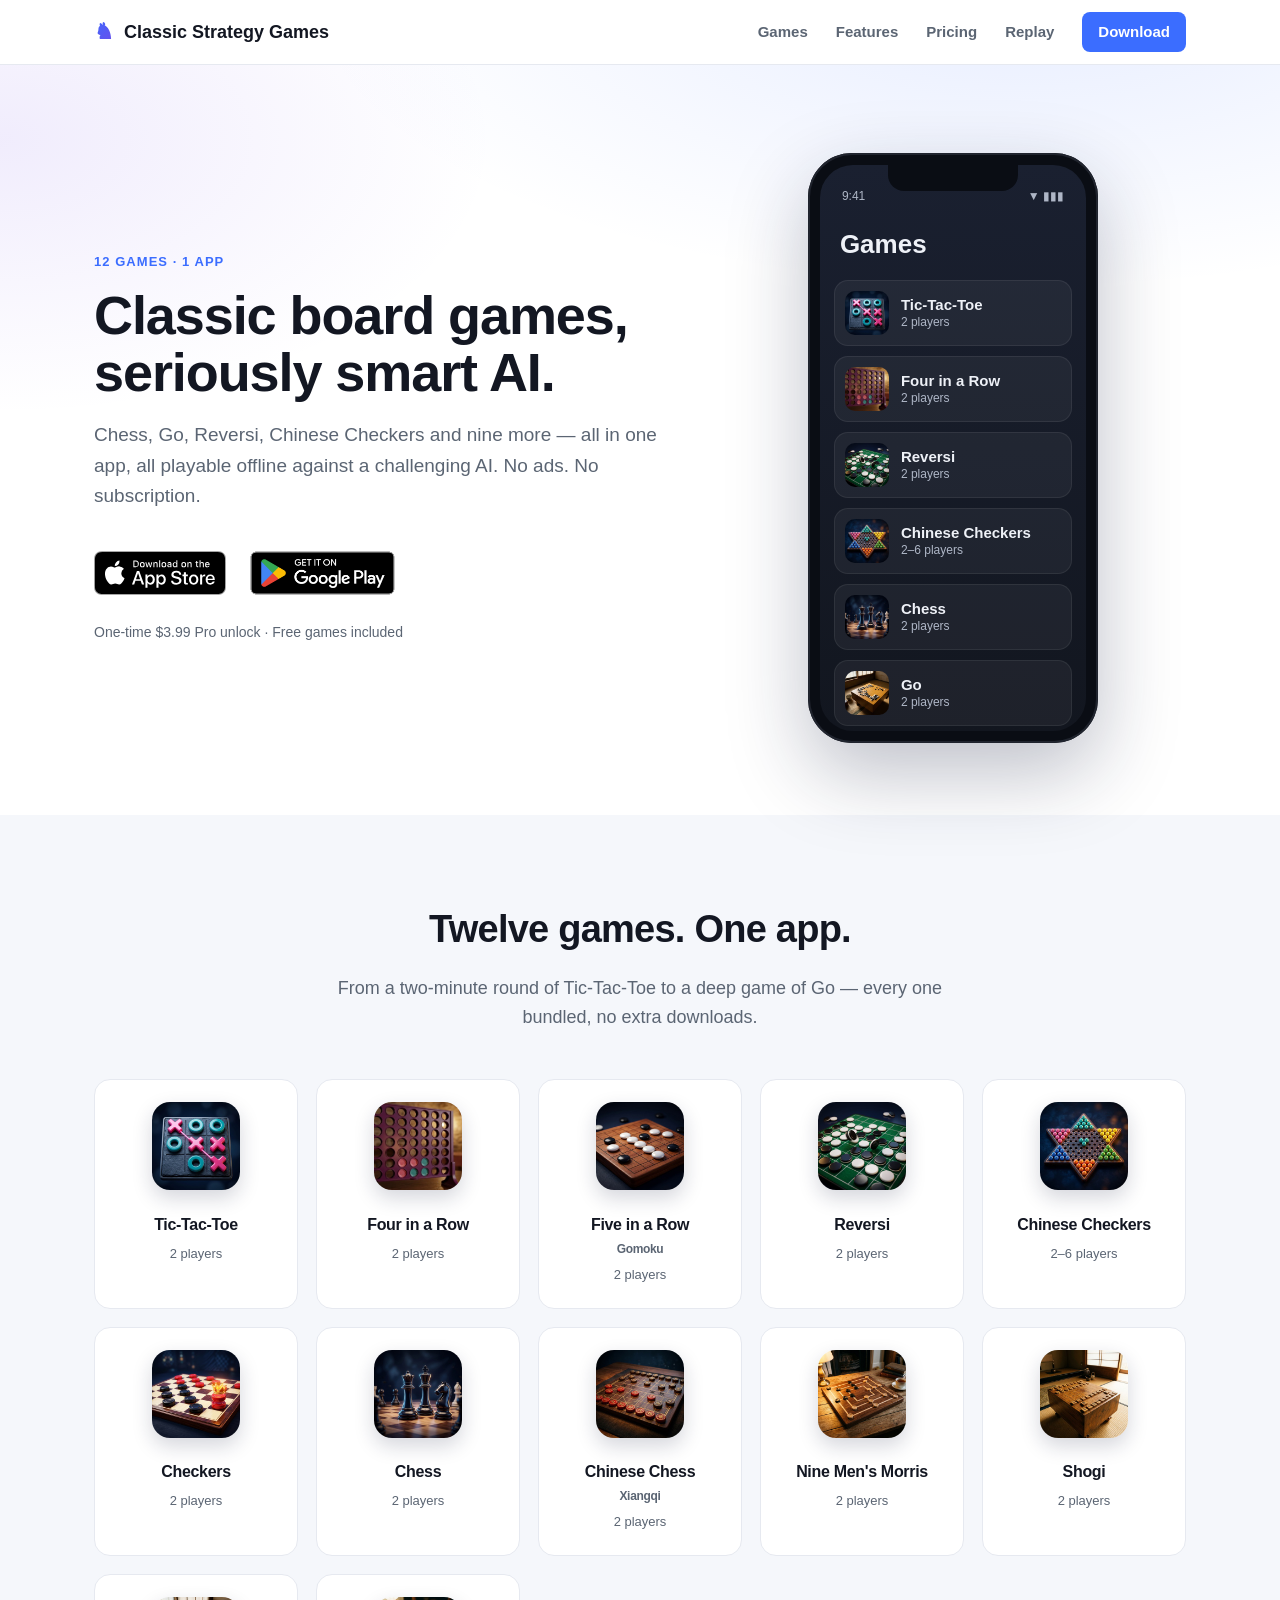
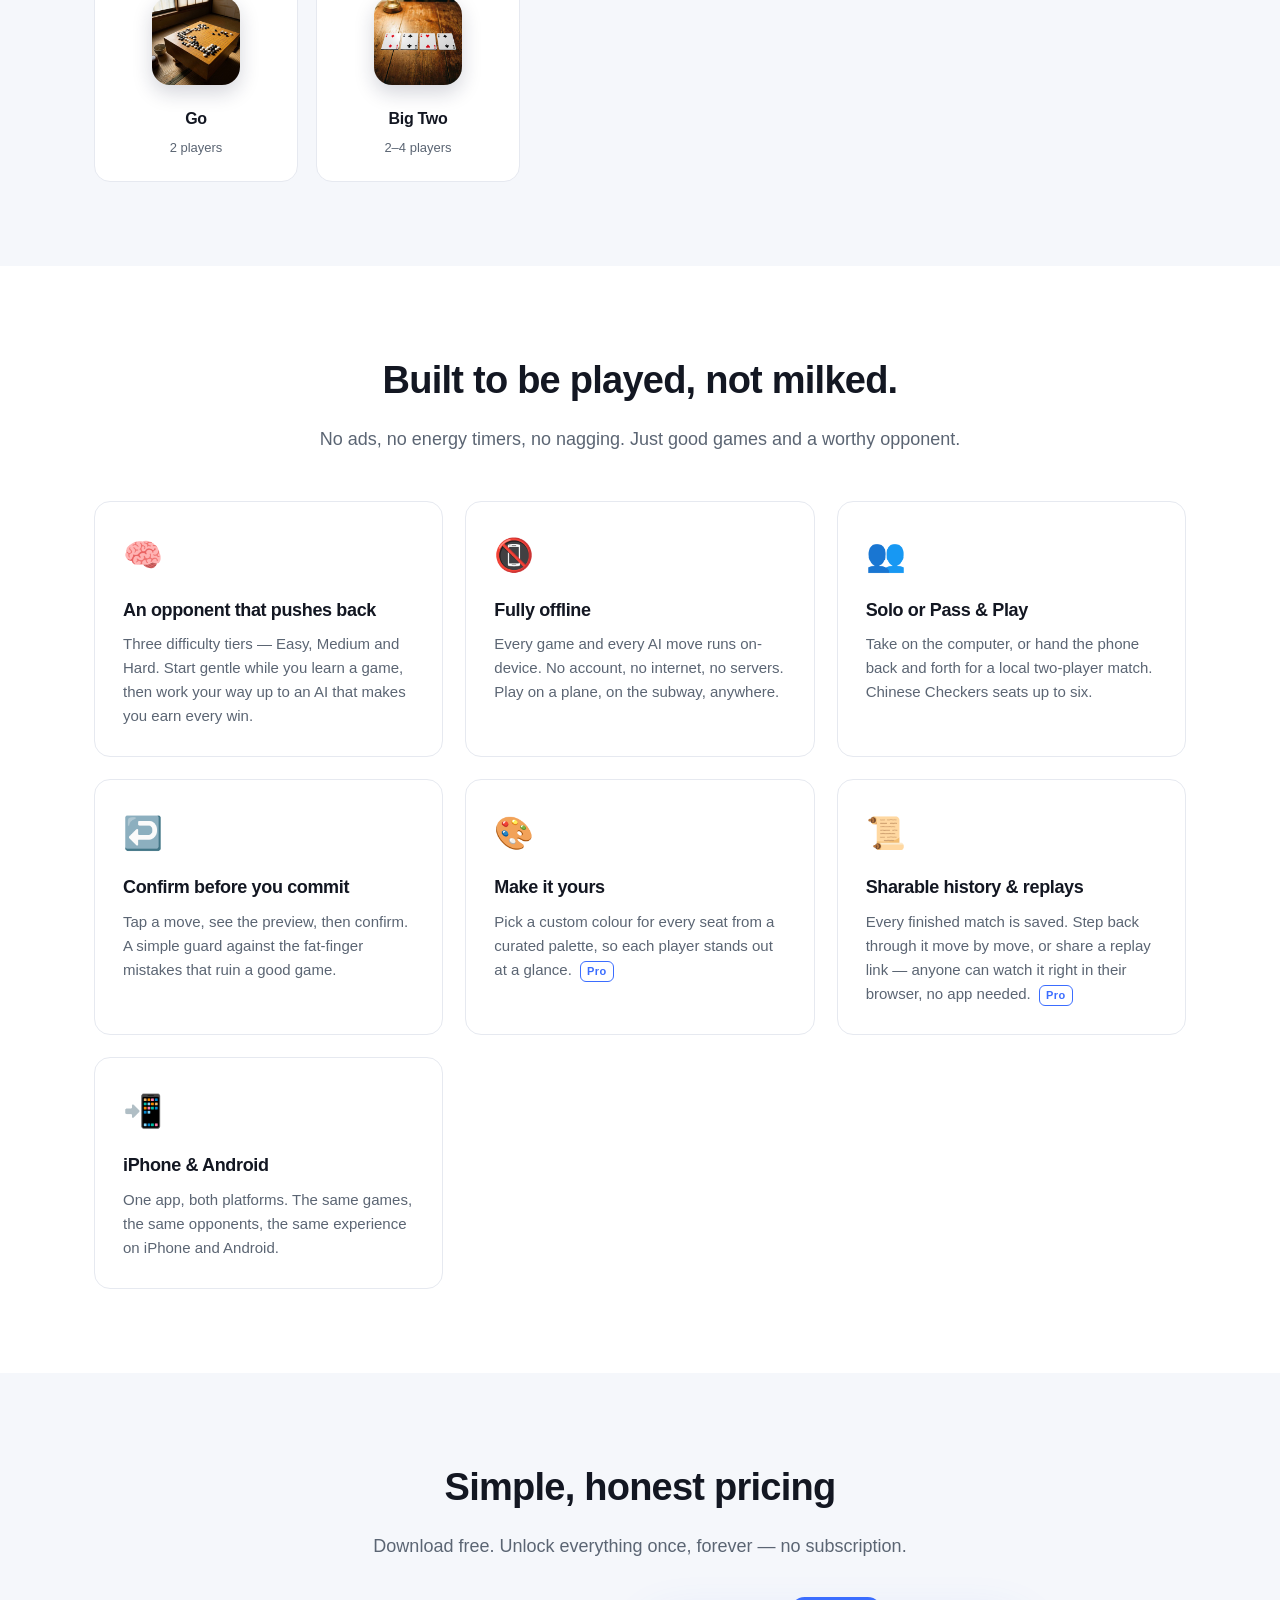
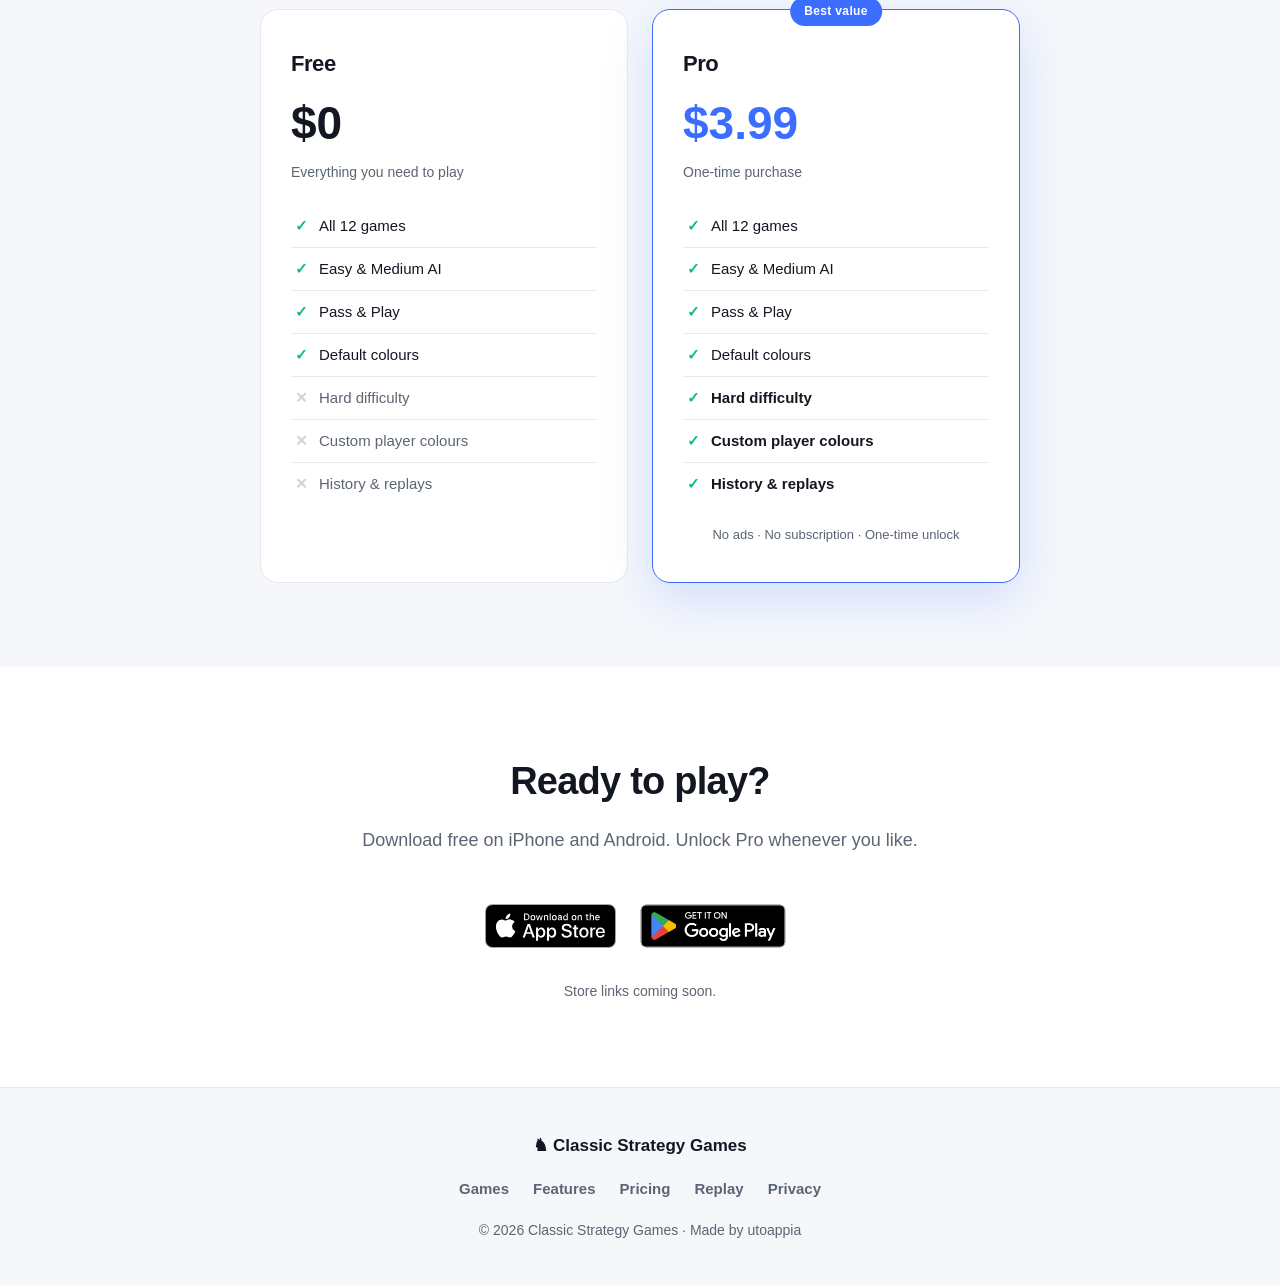
<file: index.html>
<!DOCTYPE html>
<html lang="en">
<head>
  <meta charset="UTF-8">
  <meta name="viewport" content="width=device-width, initial-scale=1.0">
  <title>Classic Strategy Games — 12 board games with on-device AI</title>
  <meta name="description" content="Play 12 classic board games — Chess, Go, Reversi, Chinese Checkers and more — against a challenging on-device AI. No ads, no subscription. For iPhone and Android.">
  <meta property="og:title" content="Classic Strategy Games">
  <meta property="og:description" content="12 classic board games with on-device AI. No ads, no subscription.">
  <meta property="og:type" content="website">
  <link rel="stylesheet" href="styles.css?v=4">
</head>
<body>
  <!-- Header / Navigation -->
  <header class="header">
    <div class="container">
      <a class="logo" href="index.html">
        <span class="logo-mark">♞</span>
        <span class="logo-text">Classic Strategy Games</span>
      </a>
      <nav class="nav">
        <a href="#games">Games</a>
        <a href="#features">Features</a>
        <a href="#pricing">Pricing</a>
        <a href="replay.html">Replay</a>
        <a href="#download" class="nav-cta">Download</a>
      </nav>
    </div>
  </header>

  <!-- Hero Section -->
  <section class="hero">
    <div class="container">
      <div class="hero-content">
        <p class="eyebrow">12 games · 1 app</p>
        <h1>Classic board games,<br>seriously smart AI.</h1>
        <p class="lede">Chess, Go, Reversi, Chinese Checkers and nine more — all in one app, all playable offline against a challenging AI. No ads. No subscription.</p>
        <div class="hero-buttons">
          <a href="#download" class="store-link" aria-label="Download on the App Store">
            <img src="assets/app-store-badge.svg" alt="Download on the App Store" class="badge-apple">
          </a>
          <a href="#download" class="store-link" aria-label="Get it on Google Play">
            <img src="assets/google-play-badge.png" alt="Get it on Google Play" class="badge-google">
          </a>
        </div>
        <p class="hero-note">One-time $3.99 Pro unlock · Free games included</p>
      </div>

      <div class="hero-visual">
        <div class="phone">
          <div class="phone-notch"></div>
          <div class="phone-screen">
            <div class="app-statusbar"><span>9:41</span><span>▼ ▮▮▮</span></div>
            <div class="app-title">Games</div>
            <div class="app-list">
              <div class="app-row"><img class="app-thumb" src="assets/games/tic-tac-toe.jpg" alt=""><span class="app-row-text"><b>Tic-Tac-Toe</b><i>2 players</i></span></div>
              <div class="app-row"><img class="app-thumb" src="assets/games/connect-four.jpg" alt=""><span class="app-row-text"><b>Four in a Row</b><i>2 players</i></span></div>
              <div class="app-row"><img class="app-thumb" src="assets/games/reversi.jpg" alt=""><span class="app-row-text"><b>Reversi</b><i>2 players</i></span></div>
              <div class="app-row"><img class="app-thumb" src="assets/games/chinese-checkers.jpg" alt=""><span class="app-row-text"><b>Chinese Checkers</b><i>2–6 players</i></span></div>
              <div class="app-row"><img class="app-thumb" src="assets/games/chess.jpg" alt=""><span class="app-row-text"><b>Chess</b><i>2 players</i></span></div>
              <div class="app-row"><img class="app-thumb" src="assets/games/go.jpg" alt=""><span class="app-row-text"><b>Go</b><i>2 players</i></span></div>
            </div>
          </div>
        </div>
      </div>
    </div>
  </section>

  <!-- Games Section -->
  <section id="games" class="games">
    <div class="container">
      <h2>Twelve games. One app.</h2>
      <p class="section-sub">From a two-minute round of Tic-Tac-Toe to a deep game of Go — every one bundled, no extra downloads.</p>
      <div class="games-grid">
        <div class="game-card"><img class="game-art" src="assets/games/tic-tac-toe.jpg" alt="Tic-Tac-Toe" loading="lazy"><h3>Tic-Tac-Toe</h3><p>2 players</p></div>
        <div class="game-card"><img class="game-art" src="assets/games/connect-four.jpg" alt="Four in a Row" loading="lazy"><h3>Four in a Row</h3><p>2 players</p></div>
        <div class="game-card"><img class="game-art" src="assets/games/gomoku.jpg" alt="Five in a Row" loading="lazy"><h3>Five in a Row <small>Gomoku</small></h3><p>2 players</p></div>
        <div class="game-card"><img class="game-art" src="assets/games/reversi.jpg" alt="Reversi" loading="lazy"><h3>Reversi</h3><p>2 players</p></div>
        <div class="game-card"><img class="game-art" src="assets/games/chinese-checkers.jpg" alt="Chinese Checkers" loading="lazy"><h3>Chinese Checkers</h3><p>2–6 players</p></div>
        <div class="game-card"><img class="game-art" src="assets/games/checkers.jpg" alt="Checkers" loading="lazy"><h3>Checkers</h3><p>2 players</p></div>
        <div class="game-card"><img class="game-art" src="assets/games/chess.jpg" alt="Chess" loading="lazy"><h3>Chess</h3><p>2 players</p></div>
        <div class="game-card"><img class="game-art" src="assets/games/xiangqi.jpg" alt="Chinese Chess" loading="lazy"><h3>Chinese Chess <small>Xiangqi</small></h3><p>2 players</p></div>
        <div class="game-card"><img class="game-art" src="assets/games/nine-mens-morris.jpg" alt="Nine Men's Morris" loading="lazy"><h3>Nine Men's Morris</h3><p>2 players</p></div>
        <div class="game-card"><img class="game-art" src="assets/games/shogi.jpg" alt="Shogi" loading="lazy"><h3>Shogi</h3><p>2 players</p></div>
        <div class="game-card"><img class="game-art" src="assets/games/go.jpg" alt="Go" loading="lazy"><h3>Go</h3><p>2 players</p></div>
        <div class="game-card"><img class="game-art" src="assets/games/big-two.jpg" alt="Big Two" loading="lazy"><h3>Big Two</h3><p>2–4 players</p></div>
      </div>
    </div>
  </section>

  <!-- Features Section -->
  <section id="features" class="features">
    <div class="container">
      <h2>Built to be played, not milked.</h2>
      <p class="section-sub">No ads, no energy timers, no nagging. Just good games and a worthy opponent.</p>
      <div class="features-grid">
        <div class="feature">
          <div class="feature-icon">🧠</div>
          <h3>An opponent that pushes back</h3>
          <p>Three difficulty tiers — Easy, Medium and Hard. Start gentle while you learn a game, then work your way up to an AI that makes you earn every win.</p>
        </div>
        <div class="feature">
          <div class="feature-icon">📵</div>
          <h3>Fully offline</h3>
          <p>Every game and every AI move runs on-device. No account, no internet, no servers. Play on a plane, on the subway, anywhere.</p>
        </div>
        <div class="feature">
          <div class="feature-icon">👥</div>
          <h3>Solo or Pass &amp; Play</h3>
          <p>Take on the computer, or hand the phone back and forth for a local two-player match. Chinese Checkers seats up to six.</p>
        </div>
        <div class="feature">
          <div class="feature-icon">↩️</div>
          <h3>Confirm before you commit</h3>
          <p>Tap a move, see the preview, then confirm. A simple guard against the fat-finger mistakes that ruin a good game.</p>
        </div>
        <div class="feature">
          <div class="feature-icon">🎨</div>
          <h3>Make it yours</h3>
          <p>Pick a custom colour for every seat from a curated palette, so each player stands out at a glance. <span class="pro-tag">Pro</span></p>
        </div>
        <div class="feature">
          <div class="feature-icon">📜</div>
          <h3>Sharable history &amp; replays</h3>
          <p>Every finished match is saved. Step back through it move by move, or share a replay link — anyone can watch it right in their browser, no app needed. <span class="pro-tag">Pro</span></p>
        </div>
        <div class="feature">
          <div class="feature-icon">📲</div>
          <h3>iPhone &amp; Android</h3>
          <p>One app, both platforms. The same games, the same opponents, the same experience on iPhone and Android.</p>
        </div>
      </div>
    </div>
  </section>

  <!-- Pricing Section -->
  <section id="pricing" class="pricing">
    <div class="container">
      <h2>Simple, honest pricing</h2>
      <p class="section-sub">Download free. Unlock everything once, forever — no subscription.</p>
      <div class="pricing-cards">
        <div class="pricing-card">
          <h3>Free</h3>
          <p class="price">$0</p>
          <p class="note">Everything you need to play</p>
          <ul>
            <li class="yes">All 12 games</li>
            <li class="yes">Easy &amp; Medium AI</li>
            <li class="yes">Pass &amp; Play</li>
            <li class="yes">Default colours</li>
            <li class="no">Hard difficulty</li>
            <li class="no">Custom player colours</li>
            <li class="no">History &amp; replays</li>
          </ul>
        </div>
        <div class="pricing-card pro">
          <div class="pro-badge">Best value</div>
          <h3>Pro</h3>
          <p class="price">$3.99</p>
          <p class="note">One-time purchase</p>
          <ul>
            <li class="yes">All 12 games</li>
            <li class="yes">Easy &amp; Medium AI</li>
            <li class="yes">Pass &amp; Play</li>
            <li class="yes">Default colours</li>
            <li class="yes"><b>Hard difficulty</b></li>
            <li class="yes"><b>Custom player colours</b></li>
            <li class="yes"><b>History &amp; replays</b></li>
          </ul>
          <p class="fineprint">No ads · No subscription · One-time unlock</p>
        </div>
      </div>
    </div>
  </section>

  <!-- Download Section -->
  <section id="download" class="download">
    <div class="container">
      <h2>Ready to play?</h2>
      <p class="section-sub">Download free on iPhone and Android. Unlock Pro whenever you like.</p>
      <div class="download-buttons">
        <a href="#" class="store-link" aria-label="Download on the App Store">
          <img src="assets/app-store-badge.svg" alt="Download on the App Store" class="badge-apple">
        </a>
        <a href="#" class="store-link" aria-label="Get it on Google Play">
          <img src="assets/google-play-badge.png" alt="Get it on Google Play" class="badge-google">
        </a>
      </div>
      <p class="hero-note">Store links coming soon.</p>
    </div>
  </section>

  <!-- Footer -->
  <footer class="footer">
    <div class="container">
      <p class="footer-brand">♞ Classic Strategy Games</p>
      <nav class="footer-nav">
        <a href="#games">Games</a>
        <a href="#features">Features</a>
        <a href="#pricing">Pricing</a>
        <a href="replay.html">Replay</a>
        <a href="privacy.html">Privacy</a>
      </nav>
      <p class="footer-copy">© 2026 Classic Strategy Games · Made by utoappia</p>
    </div>
  </footer>
</body>
</html>
</file>
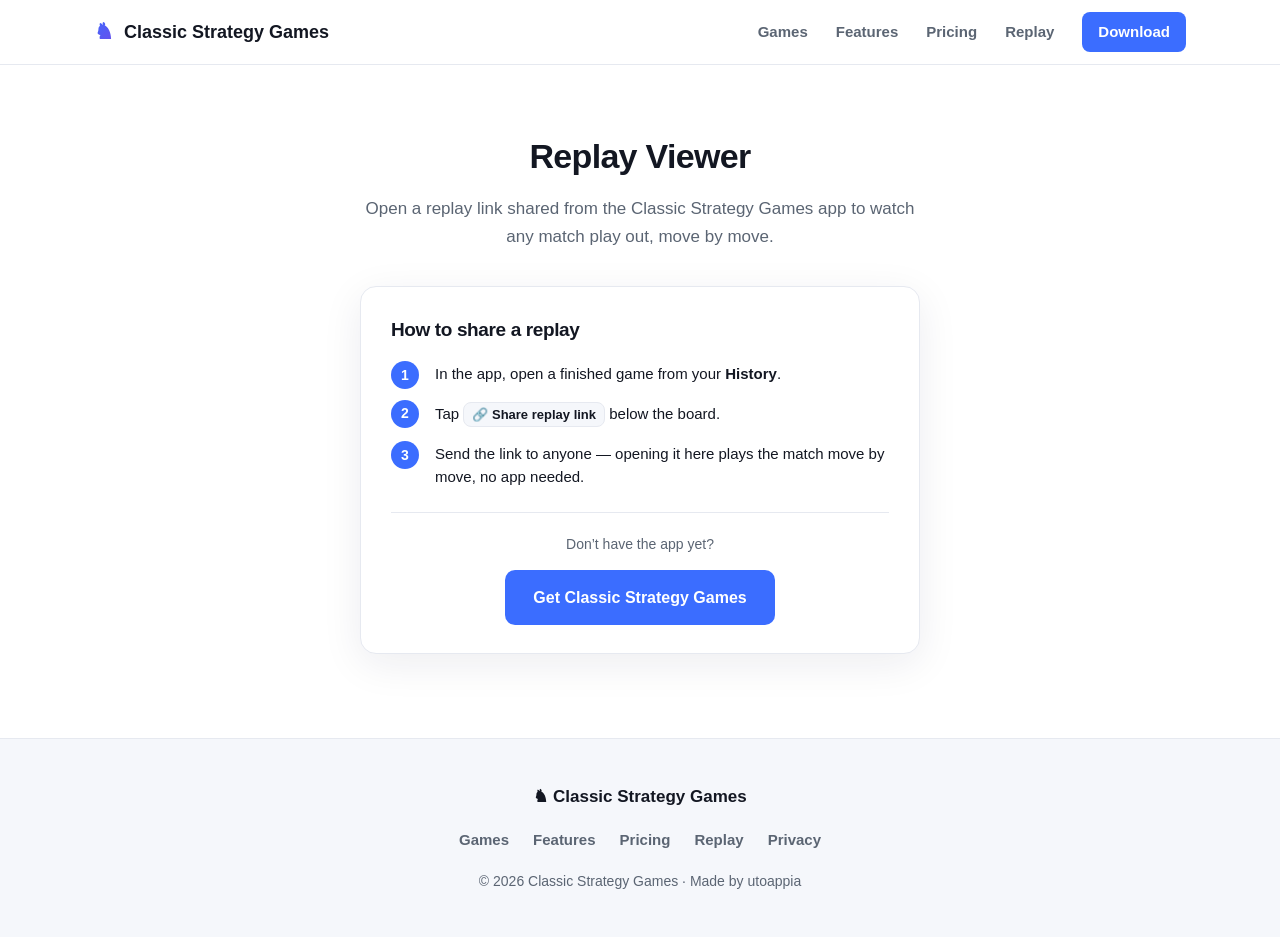
<file: history.html>
<!DOCTYPE html>
<html lang="en">
<head>
  <meta charset="UTF-8">
  <meta name="viewport" content="width=device-width, initial-scale=1.0">
  <title>Replay Viewer — Classic Strategy Games</title>
  <link rel="canonical" href="replay.html">
  <script>
    // The replay viewer moved to replay.html — forward, preserving any
    // #replay=<code> fragment so previously shared links keep working.
    location.replace('replay.html' + location.search + location.hash);
  </script>
  <meta http-equiv="refresh" content="0; url=replay.html">
</head>
<body>
  <p>Redirecting to the <a href="replay.html">replay viewer</a>…</p>
</body>
</html>
</file>
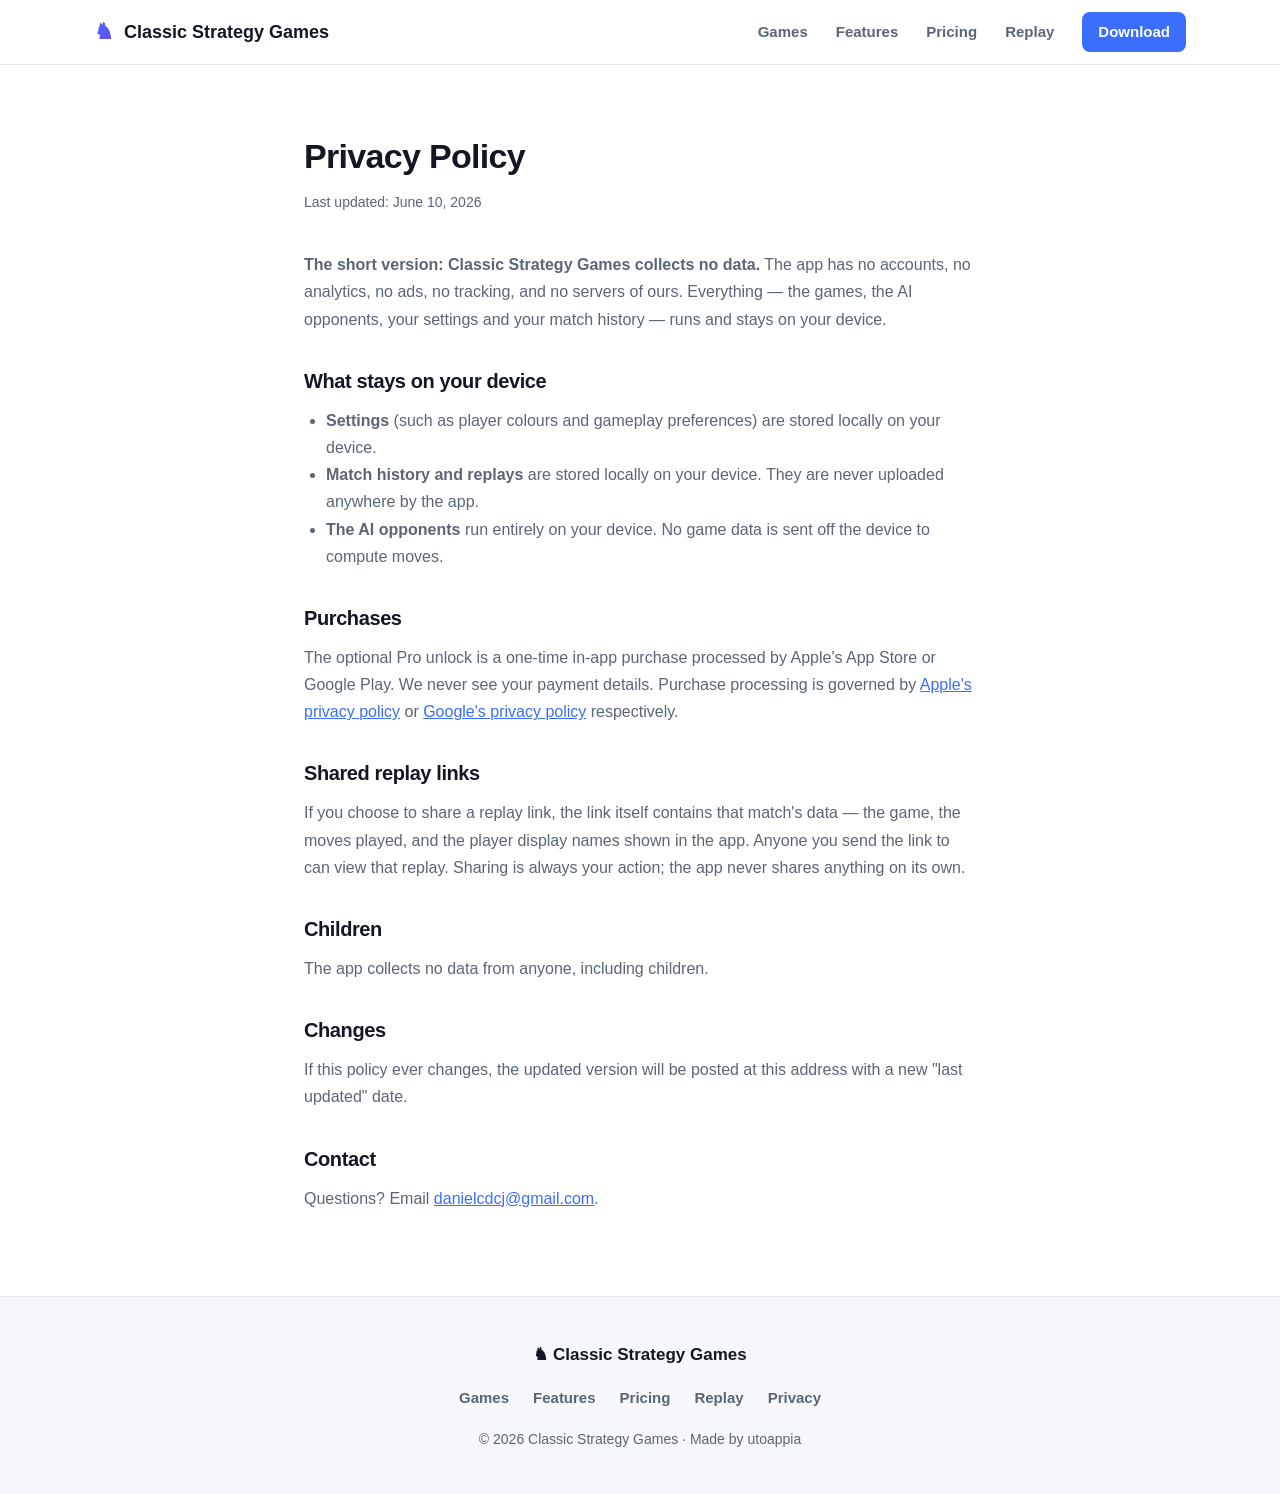
<file: privacy.html>
<!DOCTYPE html>
<html lang="en">
<head>
  <meta charset="UTF-8">
  <meta name="viewport" content="width=device-width, initial-scale=1.0">
  <title>Privacy Policy — Classic Strategy Games</title>
  <meta name="description" content="Privacy policy for the Classic Strategy Games app. Everything runs on your device — we collect no data.">
  <link rel="stylesheet" href="styles.css?v=4">
  <style>
    .policy { max-width: 720px; margin: 0 auto; padding: 64px 24px 84px; }
    .policy h1 { font-size: 34px; font-weight: 850; margin-bottom: 8px; }
    .policy .updated { color: var(--text-light); font-size: 14px; margin-bottom: 36px; }
    .policy h2 { font-size: 20px; font-weight: 800; margin: 32px 0 10px; text-align: left; }
    .policy p, .policy li { color: var(--text-light); font-size: 16px; line-height: 1.7; }
    .policy ul { padding-left: 22px; margin-top: 8px; }
    .policy a { color: var(--primary); }
  </style>
</head>
<body>
  <header class="header">
    <div class="container">
      <a class="logo" href="index.html">
        <span class="logo-mark">♞</span>
        <span class="logo-text">Classic Strategy Games</span>
      </a>
      <nav class="nav">
        <a href="index.html#games">Games</a>
        <a href="index.html#features">Features</a>
        <a href="index.html#pricing">Pricing</a>
        <a href="replay.html">Replay</a>
        <a href="index.html#download" class="nav-cta">Download</a>
      </nav>
    </div>
  </header>

  <main class="policy">
    <h1>Privacy Policy</h1>
    <p class="updated">Last updated: June 10, 2026</p>

    <p><b>The short version: Classic Strategy Games collects no data.</b> The app has no accounts, no analytics, no ads, no tracking, and no servers of ours. Everything — the games, the AI opponents, your settings and your match history — runs and stays on your device.</p>

    <h2>What stays on your device</h2>
    <ul>
      <li><b>Settings</b> (such as player colours and gameplay preferences) are stored locally on your device.</li>
      <li><b>Match history and replays</b> are stored locally on your device. They are never uploaded anywhere by the app.</li>
      <li><b>The AI opponents</b> run entirely on your device. No game data is sent off the device to compute moves.</li>
    </ul>

    <h2>Purchases</h2>
    <p>The optional Pro unlock is a one-time in-app purchase processed by Apple's App Store or Google Play. We never see your payment details. Purchase processing is governed by <a href="https://www.apple.com/legal/privacy/">Apple's privacy policy</a> or <a href="https://policies.google.com/privacy">Google's privacy policy</a> respectively.</p>

    <h2>Shared replay links</h2>
    <p>If you choose to share a replay link, the link itself contains that match's data — the game, the moves played, and the player display names shown in the app. Anyone you send the link to can view that replay. Sharing is always your action; the app never shares anything on its own.</p>

    <h2>Children</h2>
    <p>The app collects no data from anyone, including children.</p>

    <h2>Changes</h2>
    <p>If this policy ever changes, the updated version will be posted at this address with a new "last updated" date.</p>

    <h2>Contact</h2>
    <p>Questions? Email <a href="mailto:danielcdcj@gmail.com">danielcdcj@gmail.com</a>.</p>
  </main>

  <footer class="footer">
    <div class="container">
      <p class="footer-brand">♞ Classic Strategy Games</p>
      <nav class="footer-nav">
        <a href="index.html#games">Games</a>
        <a href="index.html#features">Features</a>
        <a href="index.html#pricing">Pricing</a>
        <a href="replay.html">Replay</a>
        <a href="privacy.html">Privacy</a>
      </nav>
      <p class="footer-copy">© 2026 Classic Strategy Games · Made by utoappia</p>
    </div>
  </footer>
</body>
</html>
</file>
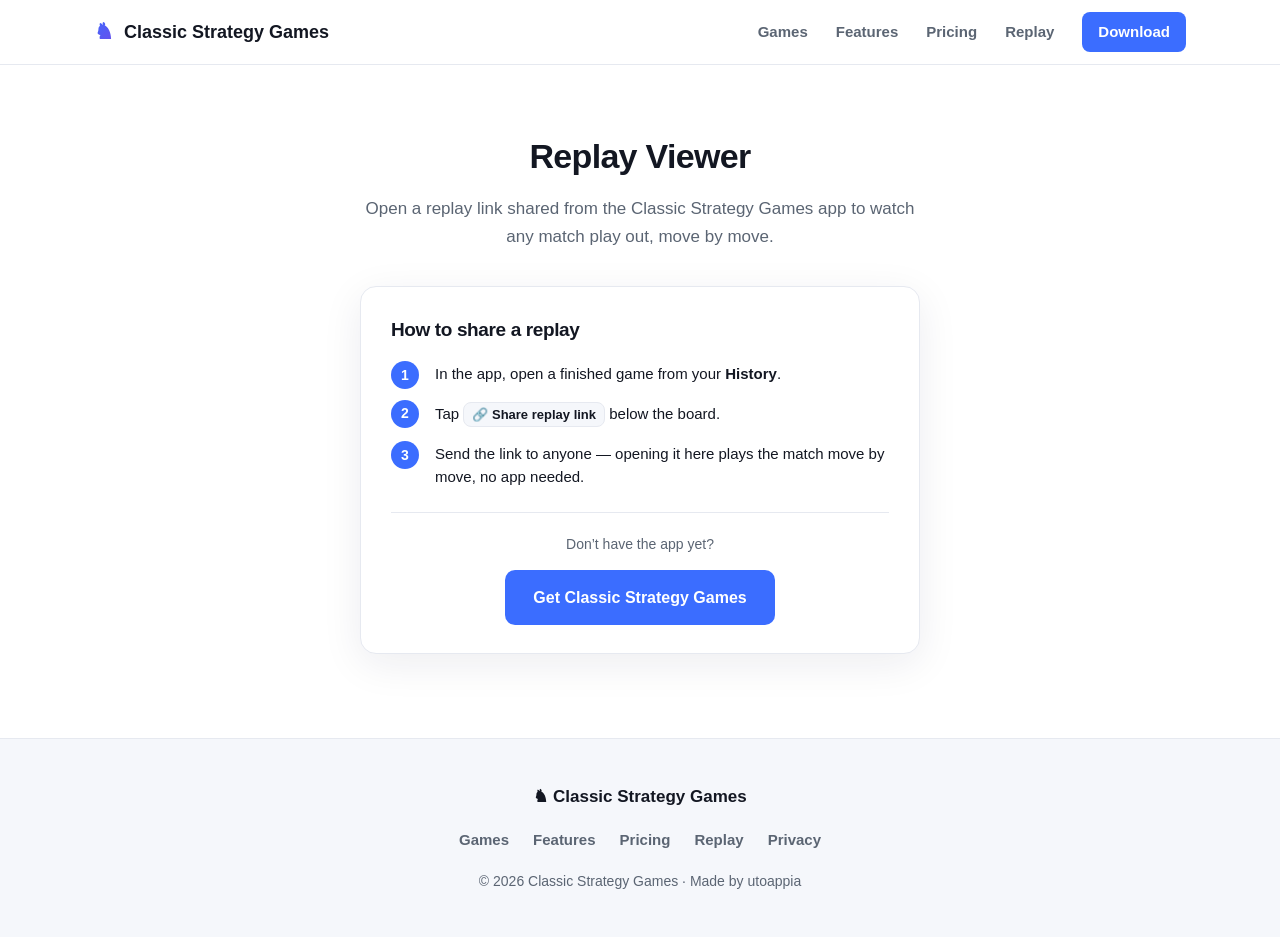
<file: replay.html>
<!DOCTYPE html>
<html lang="en">
<head>
  <meta charset="UTF-8">
  <meta name="viewport" content="width=device-width, initial-scale=1.0">
  <title>Replay Viewer — Classic Strategy Games</title>
  <meta name="description" content="Open a shared Classic Strategy Games replay link to watch the match play out, move by move.">
  <link rel="stylesheet" href="styles.css?v=4">
  <style>
    .viewer { padding: 64px 0 84px; min-height: 70vh; }
    .viewer h1 { font-size: 34px; font-weight: 850; text-align: center; }
    .viewer-sub { text-align: center; color: var(--text-light); font-size: 17px; max-width: 34em; margin: 12px auto 36px; }

    /* "How to open a replay" card shown when no replay link is present. */
    .how-card {
      max-width: 560px; margin: 0 auto;
      background: var(--bg-card); border: 1px solid var(--border);
      border-radius: 16px; padding: 28px 30px; box-shadow: var(--shadow);
    }
    .how-card h2 { font-size: 19px; font-weight: 800; margin-bottom: 18px; }
    .how-steps { list-style: none; counter-reset: step; display: flex; flex-direction: column; gap: 16px; }
    .how-steps li { position: relative; padding-left: 44px; font-size: 15px; color: var(--text); line-height: 1.5; }
    .how-steps li::before {
      counter-increment: step; content: counter(step);
      position: absolute; left: 0; top: -2px;
      width: 28px; height: 28px; border-radius: 50%;
      background: var(--primary); color: #fff;
      font-size: 14px; font-weight: 800;
      display: flex; align-items: center; justify-content: center;
    }
    .how-card .share-chip {
      display: inline-flex; align-items: center; gap: 6px;
      background: var(--bg-soft); border: 1px solid var(--border);
      border-radius: 8px; padding: 2px 8px; font-weight: 600; font-size: 13px;
      white-space: nowrap;
    }
    .how-foot { margin-top: 24px; padding-top: 20px; border-top: 1px solid var(--border); text-align: center; }
    .how-foot p { color: var(--text-light); font-size: 14px; margin-bottom: 14px; }

    /* The replay player (reused app ReplayScreen) mounts here. */
    #replay-root {
      display: none;
      max-width: 600px;
      margin: 0 auto;
      background: #1e1f2b;       /* matches the in-app board surface */
      color: #f4f4f6;
      border: 1px solid var(--border);
      border-radius: 18px;
      overflow: hidden;
      box-shadow: var(--shadow);
    }

    /* Hide the player's back arrow on the web viewer (header stays balanced). */
    #replay-root button[aria-label="Back"] { visibility: hidden; }
    /* Tighten the space above the player once a board is showing. */
    .viewer:has(#replay-root[style*="display: block"]) { padding-top: 18px; }
  </style>
</head>
<body>
  <!-- Header -->
  <header class="header">
    <div class="container">
      <a class="logo" href="index.html">
        <span class="logo-mark">♞</span>
        <span class="logo-text">Classic Strategy Games</span>
      </a>
      <nav class="nav">
        <a href="index.html#games">Games</a>
        <a href="index.html#features">Features</a>
        <a href="index.html#pricing">Pricing</a>
        <a href="replay.html">Replay</a>
        <a href="index.html#download" class="nav-cta">Download</a>
      </nav>
    </div>
  </header>

  <main class="viewer">
    <div class="container">
      <!-- Intro — shown when no replay link is present; hidden while a replay plays. -->
      <div id="intro">
        <h1>Replay Viewer</h1>
        <p class="viewer-sub">Open a replay link shared from the Classic Strategy Games app to watch any match play out, move by move.</p>

        <div class="how-card">
          <h2>How to share a replay</h2>
          <ol class="how-steps">
            <li>In the app, open a finished game from your <b>History</b>.</li>
            <li>Tap <span class="share-chip">🔗 Share replay link</span> below the board.</li>
            <li>Send the link to anyone — opening it here plays the match move by move, no app needed.</li>
          </ol>
          <div class="how-foot">
            <p>Don’t have the app yet?</p>
            <a href="index.html#download" class="btn btn-primary">Get Classic Strategy Games</a>
          </div>
        </div>
      </div>

      <!-- Full move-by-move player (mounted by replay/replay.js) -->
      <div id="replay-root"></div>
    </div>
  </main>

  <footer class="footer">
    <div class="container">
      <p class="footer-brand">♞ Classic Strategy Games</p>
      <nav class="footer-nav">
        <a href="index.html#games">Games</a>
        <a href="index.html#features">Features</a>
        <a href="index.html#pricing">Pricing</a>
        <a href="replay.html">Replay</a>
        <a href="privacy.html">Privacy</a>
      </nav>
      <p class="footer-copy">© 2026 Classic Strategy Games · Made by utoappia</p>
    </div>
  </footer>

  <!-- Reuses the app's ReplayScreen + every game board, bundled from source. -->
  <script type="module" src="replay/replay.js"></script>
</body>
</html>
</file>
<file: styles.css>
* {
  margin: 0;
  padding: 0;
  box-sizing: border-box;
}

:root {
  --primary: #3b6dff;
  --primary-dark: #2348c9;
  --secondary: #7048e8;
  --text: #131722;
  --text-light: #5b6573;
  --bg: #ffffff;
  --bg-soft: #f5f7fb;
  --bg-card: #ffffff;
  --border: #e6e9f0;
  --shadow: 0 10px 40px rgba(20, 30, 60, 0.08);
}

@media (prefers-color-scheme: dark) {
  :root {
    --text: #eef1f7;
    --text-light: #9aa4b5;
    --bg: #0c0f17;
    --bg-soft: #11151f;
    --bg-card: #161b27;
    --border: #232a39;
    --shadow: 0 10px 40px rgba(0, 0, 0, 0.4);
  }
}

html { scroll-behavior: smooth; }

body {
  font-family: -apple-system, BlinkMacSystemFont, 'Segoe UI', Roboto, 'Helvetica Neue', Arial, sans-serif;
  color: var(--text);
  background-color: var(--bg);
  line-height: 1.6;
  -webkit-font-smoothing: antialiased;
}

.container {
  max-width: 1140px;
  margin: 0 auto;
  padding: 0 24px;
}

h1, h2, h3 { letter-spacing: -0.02em; }

/* ---------- Header ---------- */
.header {
  background-color: rgba(255, 255, 255, 0.8);
  backdrop-filter: saturate(160%) blur(12px);
  border-bottom: 1px solid var(--border);
  position: sticky;
  top: 0;
  z-index: 100;
}
@media (prefers-color-scheme: dark) {
  .header { background-color: rgba(12, 15, 23, 0.8); }
}
.header .container {
  display: flex;
  justify-content: space-between;
  align-items: center;
  height: 64px;
}
.logo {
  display: flex;
  align-items: center;
  gap: 10px;
  text-decoration: none;
  font-weight: 800;
  font-size: 18px;
  color: var(--text);
}
.logo-mark {
  font-size: 22px;
  background: linear-gradient(135deg, var(--primary), var(--secondary));
  -webkit-background-clip: text;
  background-clip: text;
  -webkit-text-fill-color: transparent;
}
.nav {
  display: flex;
  align-items: center;
  gap: 28px;
}
.nav a {
  color: var(--text-light);
  text-decoration: none;
  font-weight: 600;
  font-size: 15px;
  transition: color 0.15s;
}
.nav a:hover { color: var(--text); }
.nav-cta {
  background: var(--primary);
  color: #fff !important;
  padding: 8px 16px;
  border-radius: 8px;
}
.nav-cta:hover { background: var(--primary-dark); }

@media (max-width: 820px) {
  .logo-text { display: none; }
  .nav { gap: 16px; font-size: 14px; }
}
@media (max-width: 560px) {
  .nav a:not(.nav-cta) { display: none; }
}

/* ---------- Hero ---------- */
.hero {
  padding: 88px 0 72px;
  background:
    radial-gradient(1200px 500px at 80% -10%, rgba(59, 109, 255, 0.12), transparent 60%),
    radial-gradient(900px 500px at 0% 10%, rgba(112, 72, 232, 0.10), transparent 55%);
}
.hero .container {
  display: grid;
  grid-template-columns: 1.1fr 0.9fr;
  gap: 56px;
  align-items: center;
}
.eyebrow {
  text-transform: uppercase;
  letter-spacing: 0.08em;
  font-size: 13px;
  font-weight: 700;
  color: var(--primary);
  margin-bottom: 14px;
}
.hero h1 {
  font-size: 54px;
  font-weight: 850;
  line-height: 1.05;
  margin-bottom: 20px;
}
.lede {
  font-size: 19px;
  color: var(--text-light);
  margin-bottom: 30px;
  max-width: 30em;
}
.hero-buttons {
  display: flex;
  gap: 14px;
  align-items: center;
  flex-wrap: wrap;
  margin-bottom: 16px;
}
.hero-note {
  font-size: 14px;
  color: var(--text-light);
}

.btn {
  padding: 13px 26px;
  border-radius: 10px;
  text-decoration: none;
  font-weight: 700;
  font-size: 16px;
  transition: all 0.18s;
  display: inline-block;
  border: 2px solid transparent;
  cursor: pointer;
}
.btn-primary { background: var(--primary); color: #fff; }
.btn-primary:hover { background: var(--primary-dark); transform: translateY(-2px); }
.btn-secondary { background: transparent; color: var(--text); border-color: var(--border); }
.btn-secondary:hover { border-color: var(--primary); color: var(--primary); }

/* Phone mockup with mini app list */
.hero-visual { display: flex; justify-content: center; }
.phone {
  position: relative;
  width: 290px;
  height: 590px;
  background: #0a0d14;
  border-radius: 44px;
  padding: 12px;
  box-shadow: 0 30px 80px rgba(20, 30, 60, 0.28), inset 0 0 0 2px #20242e;
}
.phone-notch {
  position: absolute;
  top: 12px; left: 50%;
  transform: translateX(-50%);
  width: 130px; height: 26px;
  background: #0a0d14;
  border-radius: 0 0 16px 16px;
  z-index: 2;
}
.phone-screen {
  width: 100%; height: 100%;
  background: linear-gradient(180deg, #1a2030, #12161f);
  border-radius: 33px;
  overflow: hidden;
  padding: 16px 14px;
  color: #eef1f7;
}
.app-statusbar {
  display: flex;
  justify-content: space-between;
  font-size: 12px;
  color: #aeb6c6;
  padding: 6px 8px 12px;
}
.app-title { font-size: 26px; font-weight: 800; padding: 6px 6px 14px; }
.app-list { display: flex; flex-direction: column; gap: 10px; }
.app-row {
  display: flex;
  align-items: center;
  gap: 12px;
  background: rgba(255, 255, 255, 0.05);
  border: 1px solid rgba(255, 255, 255, 0.07);
  border-radius: 14px;
  padding: 10px;
}
.app-thumb {
  width: 44px; height: 44px;
  flex-shrink: 0;
  border-radius: 10px;
  object-fit: cover;
}
.app-row-text { display: flex; flex-direction: column; line-height: 1.3; }
.app-row-text b { font-size: 15px; font-weight: 700; }
.app-row-text i { font-size: 12px; font-style: normal; color: #aeb6c6; }

@media (max-width: 900px) {
  .hero .container { grid-template-columns: 1fr; gap: 48px; }
  .hero h1 { font-size: 40px; }
  .hero-visual { order: -1; }
}
@media (max-width: 480px) {
  .hero { padding: 56px 0 48px; }
  .hero h1 { font-size: 32px; }
  .lede { font-size: 17px; }
}

/* ---------- Shared section styling ---------- */
section { padding: 84px 0; }
section h2 {
  font-size: 38px;
  font-weight: 850;
  text-align: center;
}
.section-sub {
  text-align: center;
  font-size: 18px;
  color: var(--text-light);
  max-width: 36em;
  margin: 14px auto 0;
}

/* ---------- Games grid ---------- */
.games { background: var(--bg-soft); }
.games-grid {
  margin-top: 48px;
  display: grid;
  grid-template-columns: repeat(auto-fill, minmax(170px, 1fr));
  gap: 18px;
}
.game-card {
  background: var(--bg-card);
  border: 1px solid var(--border);
  border-radius: 16px;
  padding: 22px 18px;
  text-align: center;
  transition: transform 0.18s, box-shadow 0.18s;
}
.game-card:hover { transform: translateY(-4px); box-shadow: var(--shadow); }
.game-art {
  width: 88px; height: 88px;
  object-fit: cover;
  border-radius: 18px;
  margin-bottom: 14px;
  box-shadow: 0 8px 20px rgba(20, 30, 60, 0.18);
}
.game-card h3 { font-size: 16px; font-weight: 700; }
.game-card h3 small {
  display: block;
  font-size: 12px;
  font-weight: 600;
  color: var(--text-light);
  margin-top: 2px;
}
.game-card p { font-size: 13px; color: var(--text-light); margin-top: 6px; }

/* ---------- Features ---------- */
.features-grid {
  margin-top: 48px;
  display: grid;
  grid-template-columns: repeat(auto-fit, minmax(280px, 1fr));
  gap: 22px;
}
.feature {
  background: var(--bg-card);
  border: 1px solid var(--border);
  border-radius: 16px;
  padding: 28px;
}
.feature-icon { font-size: 32px; margin-bottom: 14px; }
.feature h3 { font-size: 18px; font-weight: 750; margin-bottom: 8px; }
.feature p { color: var(--text-light); font-size: 15px; }
.pro-tag {
  display: inline-block;
  font-size: 11px;
  font-weight: 800;
  letter-spacing: 0.04em;
  color: var(--primary);
  border: 1.5px solid var(--primary);
  border-radius: 6px;
  padding: 1px 6px;
  vertical-align: middle;
  margin-left: 4px;
}

/* ---------- Pricing ---------- */
.pricing { background: var(--bg-soft); }
.pricing-cards {
  margin-top: 48px;
  display: grid;
  grid-template-columns: repeat(2, minmax(0, 1fr));
  gap: 24px;
  max-width: 760px;
  margin-left: auto;
  margin-right: auto;
}
.pricing-card {
  position: relative;
  background: var(--bg-card);
  border: 1.5px solid var(--border);
  border-radius: 18px;
  padding: 36px 30px;
}
.pricing-card.pro {
  border-color: var(--primary);
  box-shadow: 0 16px 50px rgba(59, 109, 255, 0.18);
}
.pro-badge {
  position: absolute;
  top: -13px; left: 50%;
  transform: translateX(-50%);
  background: var(--primary);
  color: #fff;
  font-size: 12px;
  font-weight: 800;
  letter-spacing: 0.03em;
  padding: 5px 14px;
  border-radius: 999px;
}
.pricing-card h3 { font-size: 22px; font-weight: 800; }
.pricing-card .price { font-size: 46px; font-weight: 850; color: var(--text); margin-top: 6px; }
.pricing-card.pro .price { color: var(--primary); }
.pricing-card .note { color: var(--text-light); font-size: 14px; margin-bottom: 22px; }
.pricing-card ul { list-style: none; }
.pricing-card li {
  padding: 9px 0 9px 28px;
  position: relative;
  font-size: 15px;
  border-top: 1px solid var(--border);
}
.pricing-card li:first-child { border-top: none; }
.pricing-card li.yes::before { content: "✓"; color: #12b886; font-weight: 800; position: absolute; left: 4px; }
.pricing-card li.no { color: var(--text-light); }
.pricing-card li.no::before { content: "✕"; color: #ced4da; font-weight: 800; position: absolute; left: 4px; }
.fineprint { margin-top: 20px; font-size: 13px; color: var(--text-light); text-align: center; }

@media (max-width: 640px) {
  .pricing-cards { grid-template-columns: 1fr; }
}

/* ---------- Download ---------- */
.download { text-align: center; }
.download-buttons {
  margin-top: 40px;
  display: flex;
  gap: 14px;
  justify-content: center;
  align-items: center;
  flex-wrap: wrap;
}
/* Official store badges. Google's badge carries built-in clear space, so it's
   rendered a little taller than Apple's to make the two logos look the same
   visual size side by side. */
.store-link { display: inline-flex; align-items: center; transition: opacity 0.18s, transform 0.18s; }
.store-link:hover { opacity: 0.85; transform: translateY(-2px); }
.badge-apple { height: 44px; width: auto; display: block; }
.badge-google { height: 64px; width: auto; display: block; }
@media (max-width: 420px) {
  .badge-apple { height: 40px; }
  .badge-google { height: 58px; }
}
.download .hero-note { margin-top: 22px; }

/* ---------- Footer ---------- */
.footer {
  background: var(--bg-soft);
  border-top: 1px solid var(--border);
  padding: 44px 0;
  text-align: center;
}
.footer-brand { font-weight: 800; font-size: 17px; }
.footer-nav {
  display: flex;
  gap: 24px;
  justify-content: center;
  margin: 18px 0;
  flex-wrap: wrap;
}
.footer-nav a { color: var(--text-light); text-decoration: none; font-weight: 600; font-size: 15px; }
.footer-nav a:hover { color: var(--primary); }
.footer-copy { color: var(--text-light); font-size: 14px; }

@media (max-width: 480px) {
  section { padding: 56px 0; }
  section h2 { font-size: 28px; }
  .section-sub { font-size: 16px; }
}
</file>
